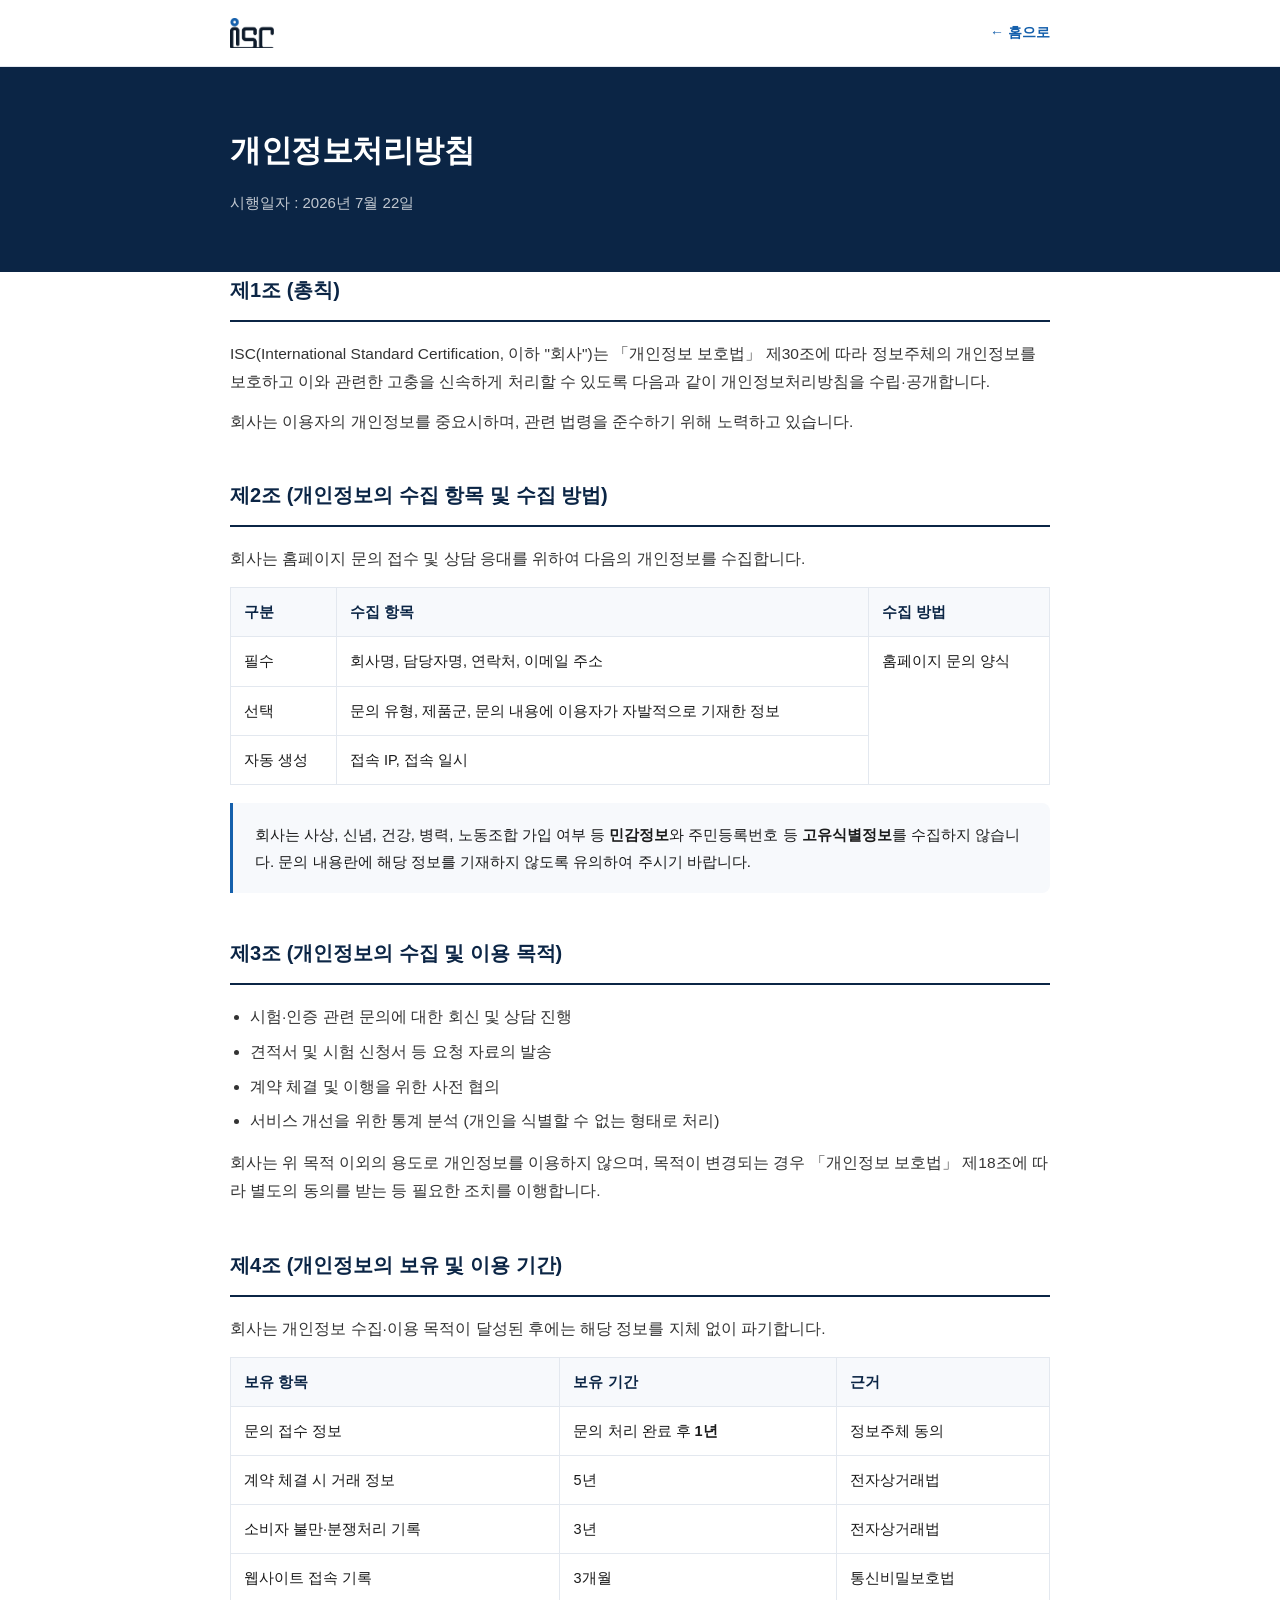
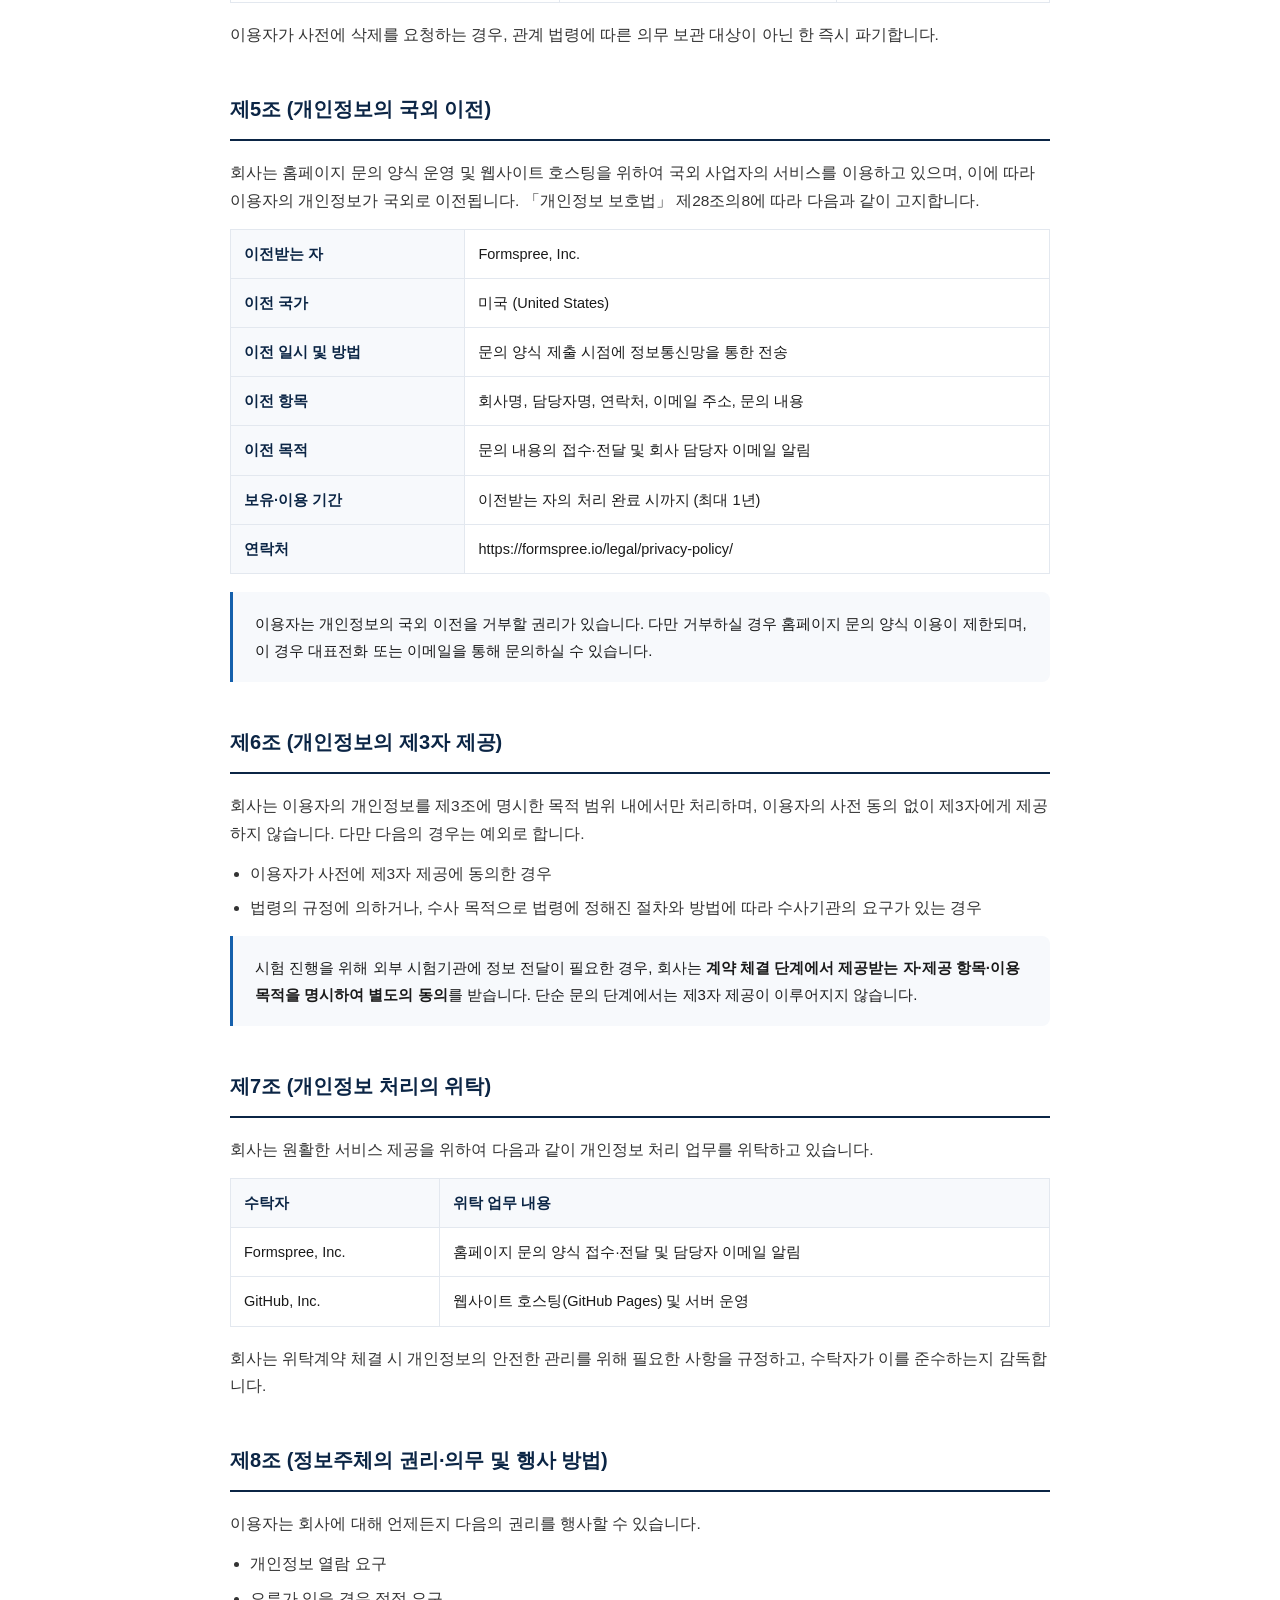
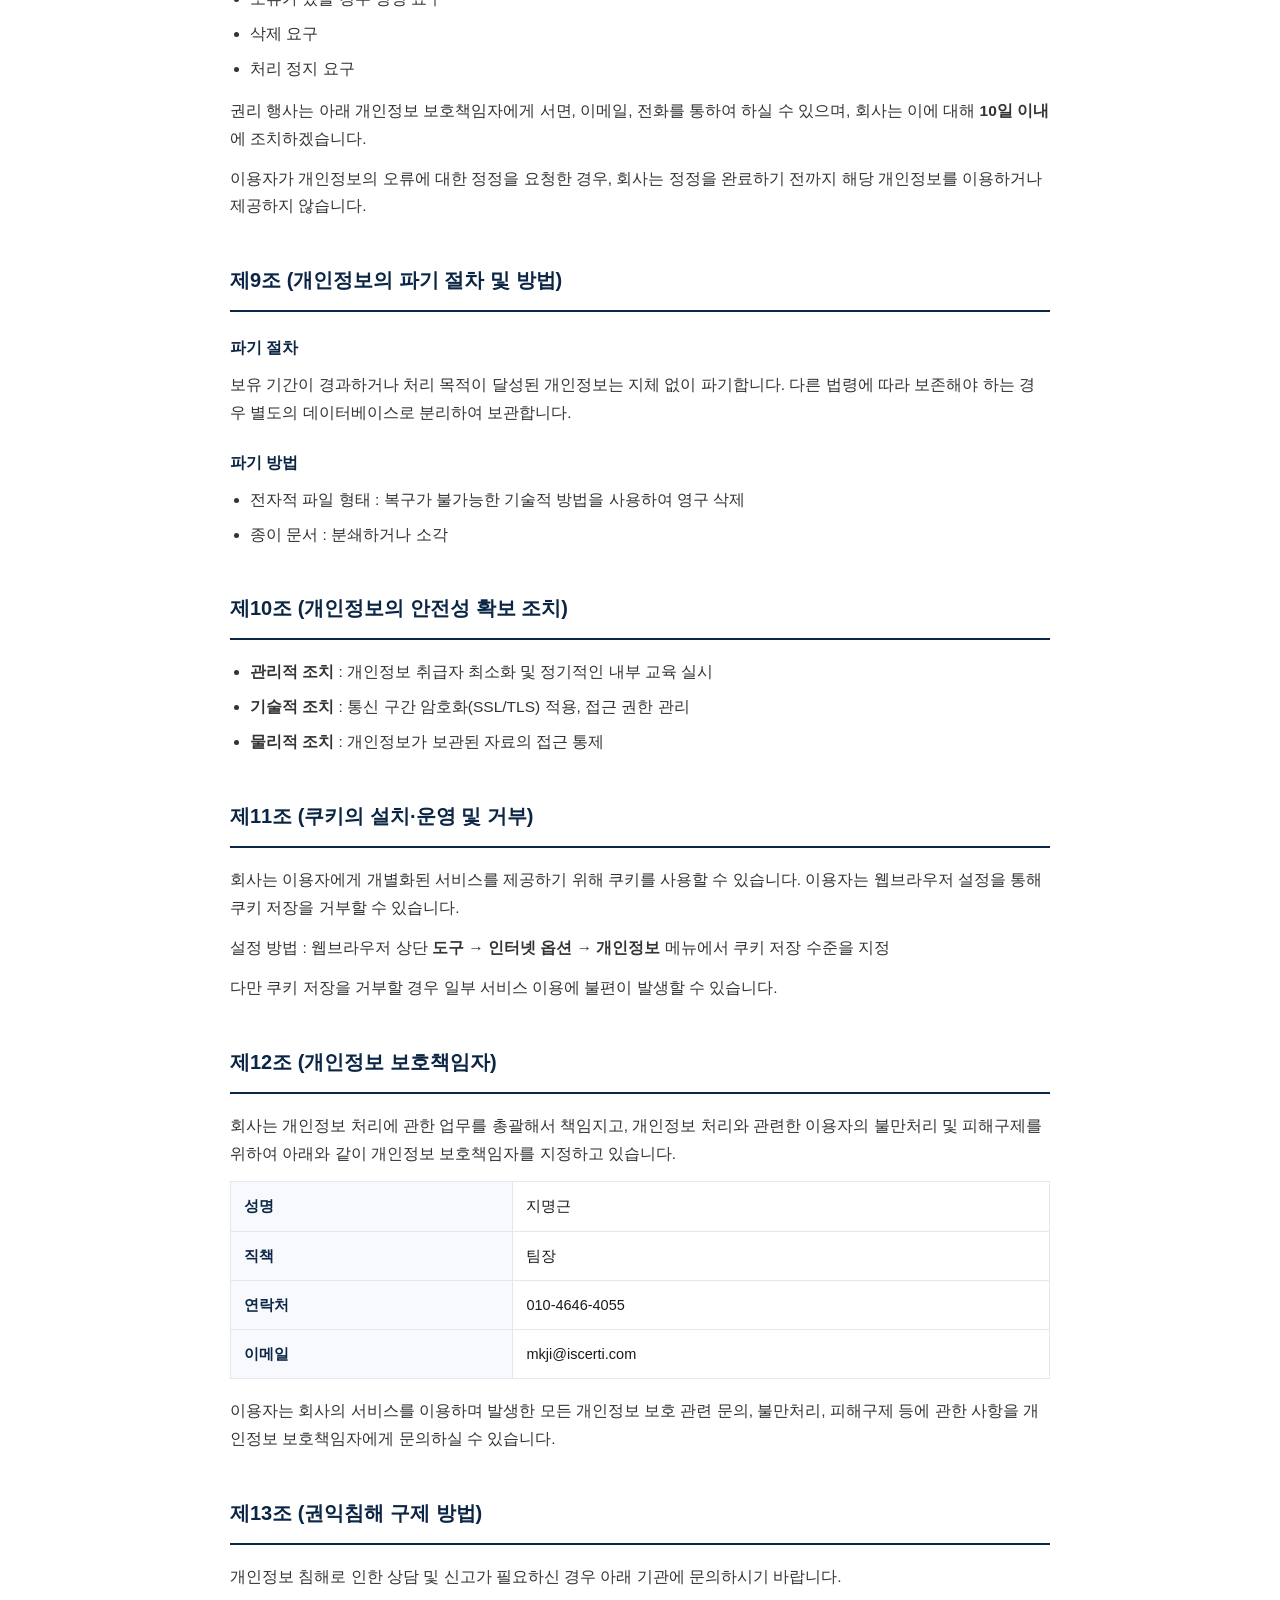
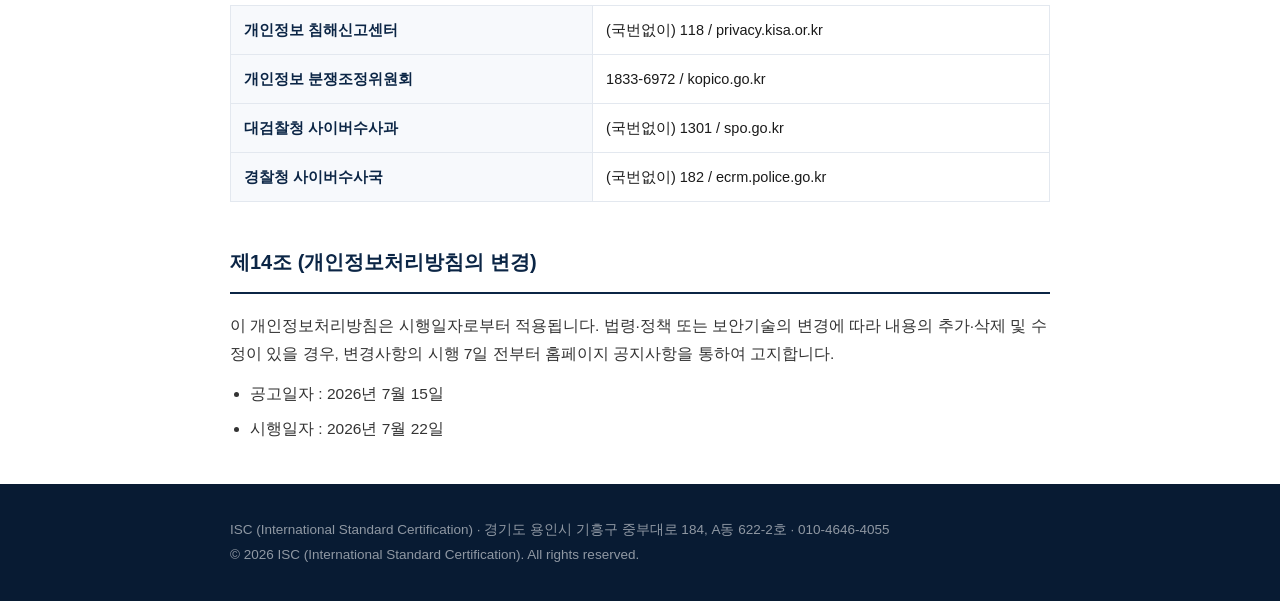
<file: privacy.html>
<!DOCTYPE html>
<html lang="ko">
<head>
<meta charset="UTF-8">
<meta name="viewport" content="width=device-width, initial-scale=1.0">
<title>개인정보처리방침 | ISC (International Standard Certification)</title>
<meta name="description" content="ISC 개인정보처리방침">
<meta name="robots" content="noindex, follow">
<link rel="icon" type="image/png" href="assets/favicon.png">
<style>
:root{--navy:#0b2545;--accent:#1560ac;--text:#1a1a1a;--muted:#5f6b7a;--line:#e3e8ef;--bg-2:#f7f9fc}
*{margin:0;padding:0;box-sizing:border-box}
body{font-family:'Pretendard','Malgun Gothic','Apple SD Gothic Neo',sans-serif;
  color:var(--text);line-height:1.8;background:#fff;-webkit-font-smoothing:antialiased}
.wrap{max-width:860px;margin:0 auto;padding:0 20px}
header{border-bottom:1px solid var(--line);background:#fff;position:sticky;top:0;z-index:10}
.nav{display:flex;align-items:center;justify-content:space-between;height:66px}
.logo{display:flex;align-items:center;gap:8px;text-decoration:none}
.logo img{height:30px;width:auto;display:block}
.back{font-size:14px;color:var(--accent);text-decoration:none;font-weight:600}
.head{background:var(--navy);color:#fff;padding:56px 0}
.head h1{font-size:31px;font-weight:800;letter-spacing:-.5px}
.head p{opacity:.75;margin-top:10px;font-size:15px}
main{padding:56px 0 80px}
.notice{background:#fff8e6;border:1px solid #f0dca0;border-radius:10px;
  padding:18px 22px;margin-bottom:40px;font-size:14.5px;color:#7a5c00}
.notice b{display:block;margin-bottom:6px;color:#5c4500}
article{margin-bottom:42px}
article h2{font-size:20px;color:var(--navy);font-weight:700;padding-bottom:12px;
  border-bottom:2px solid var(--navy);margin-bottom:18px}
article h3{font-size:16px;color:var(--navy);margin:22px 0 8px}
article p{color:#333;font-size:15.5px;margin-bottom:12px}
article ul{padding-left:20px;margin-bottom:14px;color:#333;font-size:15.5px}
article li{margin-bottom:7px}
table{width:100%;border-collapse:collapse;margin:14px 0 18px;font-size:14.5px}
th,td{border:1px solid var(--line);padding:11px 13px;text-align:left;vertical-align:top}
th{background:var(--bg-2);color:var(--navy);font-weight:700;white-space:nowrap}
.box{background:var(--bg-2);border-left:3px solid var(--accent);
  padding:18px 22px;border-radius:0 8px 8px 0;margin:14px 0;font-size:15px}
footer{background:#081b33;color:rgba(255,255,255,.55);padding:34px 0;font-size:13.5px}
@media(max-width:700px){
  .head h1{font-size:24px}.head{padding:40px 0}main{padding:38px 0 60px}
  table,th,td{font-size:13.5px}th,td{padding:9px 10px}
}
</style>
</head>
<body>

<header>
  <div class="wrap nav">
    <a href="index.html" class="logo"><img src="assets/isc-logo-mark.png" alt="ISC 로고"></a>
    <a href="index.html" class="back">← 홈으로</a>
  </div>
</header>

<div class="head">
  <div class="wrap">
    <h1>개인정보처리방침</h1>
    <p>시행일자 : 2026년 7월 22일</p>
  </div>
</div>

<main class="wrap">

  <article>
    <h2>제1조 (총칙)</h2>
    <p>ISC(International Standard Certification, 이하 "회사")는 「개인정보 보호법」 제30조에 따라 정보주체의 개인정보를 보호하고
    이와 관련한 고충을 신속하게 처리할 수 있도록 다음과 같이 개인정보처리방침을 수립·공개합니다.</p>
    <p>회사는 이용자의 개인정보를 중요시하며, 관련 법령을 준수하기 위해 노력하고 있습니다.</p>
  </article>

  <article>
    <h2>제2조 (개인정보의 수집 항목 및 수집 방법)</h2>
    <p>회사는 홈페이지 문의 접수 및 상담 응대를 위하여 다음의 개인정보를 수집합니다.</p>
    <table>
      <tr><th>구분</th><th>수집 항목</th><th>수집 방법</th></tr>
      <tr>
        <td>필수</td>
        <td>회사명, 담당자명, 연락처, 이메일 주소</td>
        <td rowspan="3">홈페이지 문의 양식</td>
      </tr>
      <tr>
        <td>선택</td>
        <td>문의 유형, 제품군, 문의 내용에 이용자가 자발적으로 기재한 정보</td>
      </tr>
      <tr>
        <td>자동 생성</td>
        <td>접속 IP, 접속 일시</td>
      </tr>
    </table>
    <div class="box">
      회사는 사상, 신념, 건강, 병력, 노동조합 가입 여부 등 <b>민감정보</b>와
      주민등록번호 등 <b>고유식별정보</b>를 수집하지 않습니다.
      문의 내용란에 해당 정보를 기재하지 않도록 유의하여 주시기 바랍니다.
    </div>
  </article>

  <article>
    <h2>제3조 (개인정보의 수집 및 이용 목적)</h2>
    <ul>
      <li>시험·인증 관련 문의에 대한 회신 및 상담 진행</li>
      <li>견적서 및 시험 신청서 등 요청 자료의 발송</li>
      <li>계약 체결 및 이행을 위한 사전 협의</li>
      <li>서비스 개선을 위한 통계 분석 (개인을 식별할 수 없는 형태로 처리)</li>
    </ul>
    <p>회사는 위 목적 이외의 용도로 개인정보를 이용하지 않으며, 목적이 변경되는 경우
    「개인정보 보호법」 제18조에 따라 별도의 동의를 받는 등 필요한 조치를 이행합니다.</p>
  </article>

  <article>
    <h2>제4조 (개인정보의 보유 및 이용 기간)</h2>
    <p>회사는 개인정보 수집·이용 목적이 달성된 후에는 해당 정보를 지체 없이 파기합니다.</p>
    <table>
      <tr><th>보유 항목</th><th>보유 기간</th><th>근거</th></tr>
      <tr><td>문의 접수 정보</td><td>문의 처리 완료 후 <b>1년</b></td><td>정보주체 동의</td></tr>
      <tr><td>계약 체결 시 거래 정보</td><td>5년</td><td>전자상거래법</td></tr>
      <tr><td>소비자 불만·분쟁처리 기록</td><td>3년</td><td>전자상거래법</td></tr>
      <tr><td>웹사이트 접속 기록</td><td>3개월</td><td>통신비밀보호법</td></tr>
    </table>
    <p>이용자가 사전에 삭제를 요청하는 경우, 관계 법령에 따른 의무 보관 대상이 아닌 한 즉시 파기합니다.</p>
  </article>

  <article>
    <h2>제5조 (개인정보의 국외 이전)</h2>
    <p>회사는 홈페이지 문의 양식 운영 및 웹사이트 호스팅을 위하여 국외 사업자의 서비스를 이용하고 있으며,
    이에 따라 이용자의 개인정보가 국외로 이전됩니다. 「개인정보 보호법」 제28조의8에 따라
    다음과 같이 고지합니다.</p>
    <table>
      <tr><th>이전받는 자</th><td>Formspree, Inc.</td></tr>
      <tr><th>이전 국가</th><td>미국 (United States)</td></tr>
      <tr><th>이전 일시 및 방법</th><td>문의 양식 제출 시점에 정보통신망을 통한 전송</td></tr>
      <tr><th>이전 항목</th><td>회사명, 담당자명, 연락처, 이메일 주소, 문의 내용</td></tr>
      <tr><th>이전 목적</th><td>문의 내용의 접수·전달 및 회사 담당자 이메일 알림</td></tr>
      <tr><th>보유·이용 기간</th><td>이전받는 자의 처리 완료 시까지 (최대 1년)</td></tr>
      <tr><th>연락처</th><td>https://formspree.io/legal/privacy-policy/</td></tr>
    </table>
    <div class="box">
      이용자는 개인정보의 국외 이전을 거부할 권리가 있습니다. 다만 거부하실 경우
      홈페이지 문의 양식 이용이 제한되며, 이 경우 대표전화 또는 이메일을 통해 문의하실 수 있습니다.
    </div>
  </article>

  <article>
    <h2>제6조 (개인정보의 제3자 제공)</h2>
    <p>회사는 이용자의 개인정보를 제3조에 명시한 목적 범위 내에서만 처리하며,
    이용자의 사전 동의 없이 제3자에게 제공하지 않습니다. 다만 다음의 경우는 예외로 합니다.</p>
    <ul>
      <li>이용자가 사전에 제3자 제공에 동의한 경우</li>
      <li>법령의 규정에 의하거나, 수사 목적으로 법령에 정해진 절차와 방법에 따라 수사기관의 요구가 있는 경우</li>
    </ul>
    <div class="box">
      시험 진행을 위해 외부 시험기관에 정보 전달이 필요한 경우, 회사는
      <b>계약 체결 단계에서 제공받는 자·제공 항목·이용 목적을 명시하여 별도의 동의</b>를 받습니다.
      단순 문의 단계에서는 제3자 제공이 이루어지지 않습니다.
    </div>
  </article>

  <article>
    <h2>제7조 (개인정보 처리의 위탁)</h2>
    <p>회사는 원활한 서비스 제공을 위하여 다음과 같이 개인정보 처리 업무를 위탁하고 있습니다.</p>
    <table>
      <tr><th>수탁자</th><th>위탁 업무 내용</th></tr>
      <tr><td>Formspree, Inc.</td><td>홈페이지 문의 양식 접수·전달 및 담당자 이메일 알림</td></tr>
      <tr><td>GitHub, Inc.</td><td>웹사이트 호스팅(GitHub Pages) 및 서버 운영</td></tr>
    </table>
    <p>회사는 위탁계약 체결 시 개인정보의 안전한 관리를 위해 필요한 사항을 규정하고,
    수탁자가 이를 준수하는지 감독합니다.</p>
  </article>

  <article>
    <h2>제8조 (정보주체의 권리·의무 및 행사 방법)</h2>
    <p>이용자는 회사에 대해 언제든지 다음의 권리를 행사할 수 있습니다.</p>
    <ul>
      <li>개인정보 열람 요구</li>
      <li>오류가 있을 경우 정정 요구</li>
      <li>삭제 요구</li>
      <li>처리 정지 요구</li>
    </ul>
    <p>권리 행사는 아래 개인정보 보호책임자에게 서면, 이메일, 전화를 통하여 하실 수 있으며,
    회사는 이에 대해 <b>10일 이내</b>에 조치하겠습니다.</p>
    <p>이용자가 개인정보의 오류에 대한 정정을 요청한 경우, 회사는 정정을 완료하기 전까지
    해당 개인정보를 이용하거나 제공하지 않습니다.</p>
  </article>

  <article>
    <h2>제9조 (개인정보의 파기 절차 및 방법)</h2>
    <h3>파기 절차</h3>
    <p>보유 기간이 경과하거나 처리 목적이 달성된 개인정보는 지체 없이 파기합니다.
    다른 법령에 따라 보존해야 하는 경우 별도의 데이터베이스로 분리하여 보관합니다.</p>
    <h3>파기 방법</h3>
    <ul>
      <li>전자적 파일 형태 : 복구가 불가능한 기술적 방법을 사용하여 영구 삭제</li>
      <li>종이 문서 : 분쇄하거나 소각</li>
    </ul>
  </article>

  <article>
    <h2>제10조 (개인정보의 안전성 확보 조치)</h2>
    <ul>
      <li><b>관리적 조치</b> : 개인정보 취급자 최소화 및 정기적인 내부 교육 실시</li>
      <li><b>기술적 조치</b> : 통신 구간 암호화(SSL/TLS) 적용, 접근 권한 관리</li>
      <li><b>물리적 조치</b> : 개인정보가 보관된 자료의 접근 통제</li>
    </ul>
  </article>

  <article>
    <h2>제11조 (쿠키의 설치·운영 및 거부)</h2>
    <p>회사는 이용자에게 개별화된 서비스를 제공하기 위해 쿠키를 사용할 수 있습니다.
    이용자는 웹브라우저 설정을 통해 쿠키 저장을 거부할 수 있습니다.</p>
    <p>설정 방법 : 웹브라우저 상단 <b>도구 → 인터넷 옵션 → 개인정보</b> 메뉴에서 쿠키 저장 수준을 지정</p>
    <p>다만 쿠키 저장을 거부할 경우 일부 서비스 이용에 불편이 발생할 수 있습니다.</p>
  </article>

  <article>
    <h2>제12조 (개인정보 보호책임자)</h2>
    <p>회사는 개인정보 처리에 관한 업무를 총괄해서 책임지고, 개인정보 처리와 관련한
    이용자의 불만처리 및 피해구제를 위하여 아래와 같이 개인정보 보호책임자를 지정하고 있습니다.</p>
    <table>
      <tr><th>성명</th><td>지명근</td></tr>
      <tr><th>직책</th><td>팀장</td></tr>
      <tr><th>연락처</th><td>010-4646-4055</td></tr>
      <tr><th>이메일</th><td>mkji@iscerti.com</td></tr>
    </table>
    <p>이용자는 회사의 서비스를 이용하며 발생한 모든 개인정보 보호 관련 문의, 불만처리,
    피해구제 등에 관한 사항을 개인정보 보호책임자에게 문의하실 수 있습니다.</p>
  </article>

  <article>
    <h2>제13조 (권익침해 구제 방법)</h2>
    <p>개인정보 침해로 인한 상담 및 신고가 필요하신 경우 아래 기관에 문의하시기 바랍니다.</p>
    <table>
      <tr><th>개인정보 침해신고센터</th><td>(국번없이) 118 / privacy.kisa.or.kr</td></tr>
      <tr><th>개인정보 분쟁조정위원회</th><td>1833-6972 / kopico.go.kr</td></tr>
      <tr><th>대검찰청 사이버수사과</th><td>(국번없이) 1301 / spo.go.kr</td></tr>
      <tr><th>경찰청 사이버수사국</th><td>(국번없이) 182 / ecrm.police.go.kr</td></tr>
    </table>
  </article>

  <article>
    <h2>제14조 (개인정보처리방침의 변경)</h2>
    <p>이 개인정보처리방침은 시행일자로부터 적용됩니다.
    법령·정책 또는 보안기술의 변경에 따라 내용의 추가·삭제 및 수정이 있을 경우,
    변경사항의 시행 7일 전부터 홈페이지 공지사항을 통하여 고지합니다.</p>
    <ul>
      <li>공고일자 : 2026년 7월 15일</li>
      <li>시행일자 : 2026년 7월 22일</li>
    </ul>
  </article>

</main>

<footer>
  <div class="wrap">
    ISC (International Standard Certification) · 경기도 용인시 기흥구 중부대로 184, A동 622-2호 · 010-4646-4055<br>
    © 2026 ISC (International Standard Certification). All rights reserved.
  </div>
</footer>

</body>
</html>
</file>
